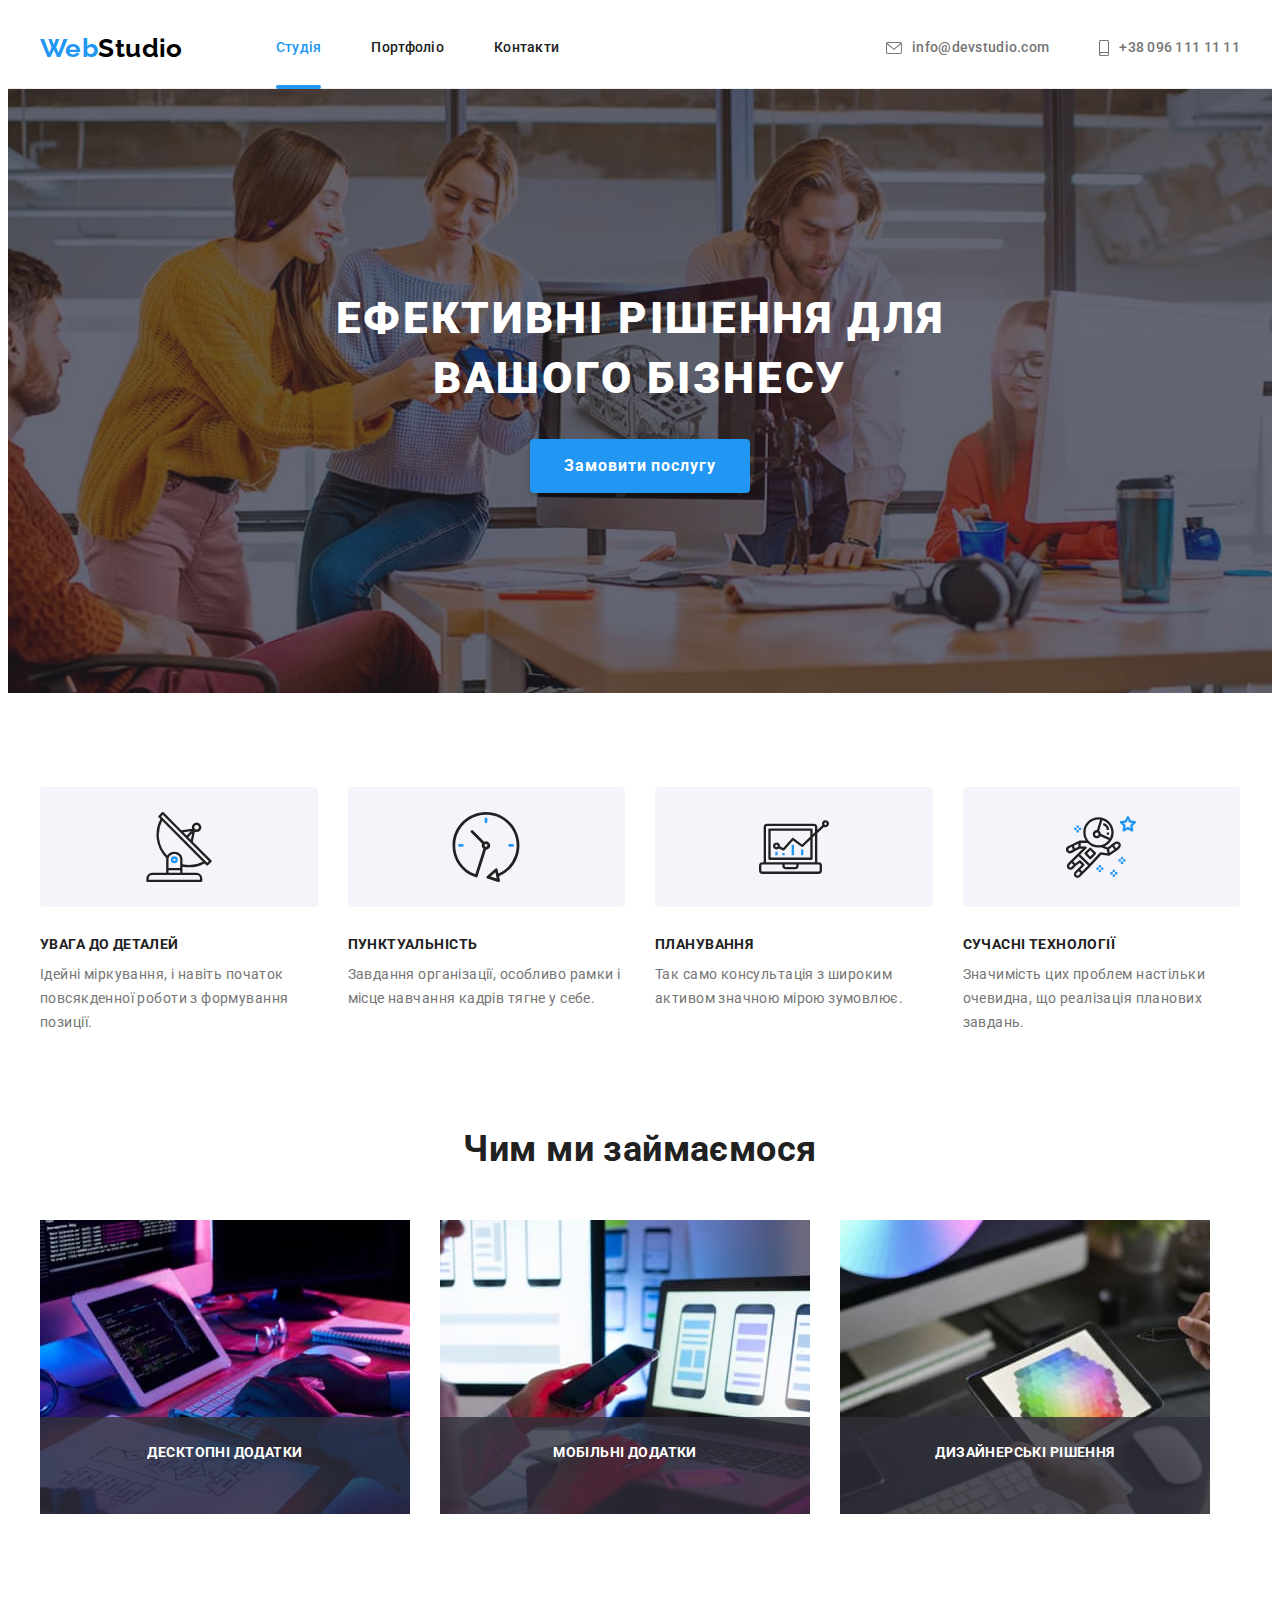
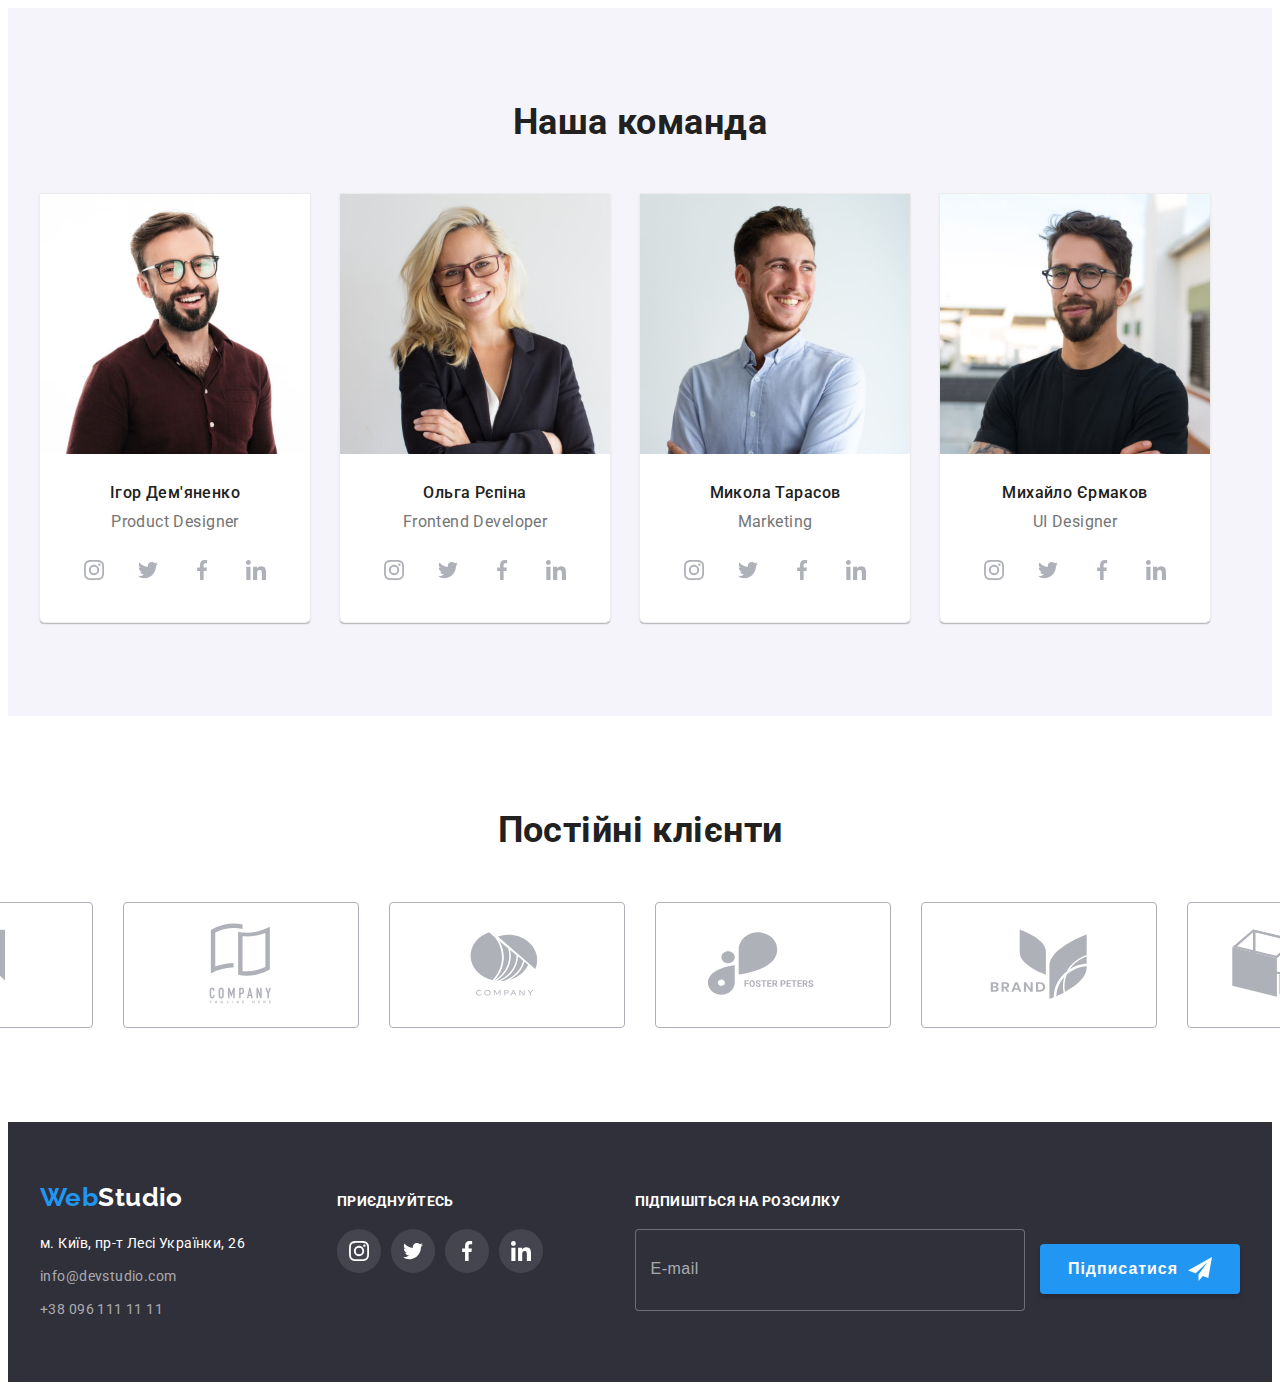
<file: index.html>
<!DOCTYPE html>
<html lang="uk">
  <head>
    <meta charset="UTF-8" />
    <meta http-equiv="X-UA-Compatible" content="IE=edge" />
    <meta name="viewport" content="width=device-width, initial-scale=1.0" />
    <title>WebStudio</title>
    <link
      href="https://fonts.googleapis.com/css2?family=Raleway:wght@700&family=Roboto:wght@400;500;700;900&display=swap"
      rel="stylesheet"
    />
    <link
      rel="stylesheet"
      href="https://cdnjs.cloudflare.com/ajax/libs/modern-normalize/1.1.0/modern-normalize.min.css"
      integrity="sha512-wpPYUAdjBVSE4KJnH1VR1HeZfpl1ub8YT/NKx4PuQ5NmX2tKuGu6U/JRp5y+Y8XG2tV+wKQpNHVUX03MfMFn9Q=="
      crossorigin="anonymous"
      referrerpolicy="no-referrer"
    />
    <link rel="stylesheet" href="./css/main.min.css" />
  </head>
  <body>
    <!-- Header -->
    <header class="header">
      <div class="container header-container">
        <a href="./index.html" class="header-logo"
          ><span class="accent">Web</span>Studio</a
        >
        <nav>
          <ul class="list-nav list">
            <li class="list-item">
              <a href="./index.html" class="site-nav current">Студія</a>
            </li>
            <li class="list-item">
              <a href="./portfolio.html" class="site-nav">Портфоліо</a>
            </li>
            <li class="list-item"><a href="#" class="site-nav">Контакти</a></li>
          </ul>
        </nav>
        <div class="contact-wrap">
          <ul class="contact-list list">
            <li class="contact-list-item">
              <a href="mailto:info@devstudio.com" class="contact-link">
                <svg class="icon-mail">
                  <use href="./images/icons.svg#icon-envelope"></use>
                </svg>
                info@devstudio.com
              </a>
            </li>
            <li>
              <a href="tel:+380961111111" class="contact-link contact-tel">
                <svg class="icon-smartphone">
                  <use href="./images/icons.svg#icon-smartphone"></use>
                </svg>
                +38 096 111 11 11
              </a>
            </li>
          </ul>
        </div>
      </div>
    </header>
    <main>
      <!-- Hero section -->
      <section class="hero">
        <div class="hero-wrapper">
          <h1 class="hero__title">Ефективні рішення для вашого бізнесу</h1>
          <button class="hero__btn" type="button" data-modal-open>
            Замовити послугу
          </button>
        </div>
      </section>
      <!-- Company values section -->
      <section class="values">
        <div class="container">
          <h2 class="visually-hidden">Company values</h2>
          <ul class="values__list list">
            <li class="values__item">
              <div class="values__picture">
                <svg width="70px" height="70px">
                  <use href="./images/icons.svg#icon-antenna"></use>
                </svg>
              </div>
              <h3 class="values__title">УВАГА ДО ДЕТАЛЕЙ</h3>
              <p class="values__text">
                Ідейні міркування, і навіть початок повсякденної роботи з
                формування позиції.
              </p>
            </li>
            <li class="values__item">
              <div class="values__picture">
                <svg width="70px" height="70px">
                  <use href="./images/icons.svg#icon-clock"></use>
                </svg>
              </div>
              <h3 class="values__title">ПУНКТУАЛЬНІСТЬ</h3>
              <p class="values__text">
                Завдання організації, особливо рамки і місце навчання кадрів
                тягне у себе.
              </p>
            </li>
            <li class="values__item">
              <div class="values__picture">
                <svg width="70px" height="70px">
                  <use href="./images/icons.svg#icon-diagram"></use>
                </svg>
              </div>
              <h3 class="values__title">ПЛАНУВАННЯ</h3>
              <p class="values__text">
                Так само консультація з широким активом значною мірою зумовлює.
              </p>
            </li>
            <li class="values__item">
              <div class="values__picture">
                <svg width="70px" height="70px">
                  <use href="./images/icons.svg#icon-astronaut"></use>
                </svg>
              </div>
              <h3 class="values__title">СУЧАСНІ ТЕХНОЛОГІЇ</h3>
              <p class="values__text">
                Значимість цих проблем настільки очевидна, що реалізація
                планових завдань.
              </p>
            </li>
          </ul>
        </div>
      </section>
      <!-- Services section -->
      <section class="services">
        <div class="container">
          <h2 class="services__title title">Чим ми займаємося</h2>
          <ul class="services__list list">
            <li class="services__item">
              <div class="services__wrap">
                <img
                  class="services__picture"
                  src="./images/img-1.jpg"
                  alt="Services"
                  width="370"
                  height="294"
                />
                <p class="services__details">Десктопні додатки</p>
              </div>
            </li>
            <li class="services__item">
              <div class="services__wrap">
                <img
                  class="services__picture"
                  src="./images/img-2.jpg"
                  alt="Services"
                  width="370"
                  height="294"
                />
                <p class="services__details">Мобільні додатки</p>
              </div>
            </li>
            <li class="services__item">
              <div class="services__wrap">
                <img
                  class="services__picture"
                  src="./images/img-3.jpg"
                  alt="Services"
                  width="370"
                  height="294"
                />
                <p class="services__details">Дизайнерські рішення</p>
              </div>
            </li>
          </ul>
        </div>
      </section>
      <!-- Team section -->
      <section class="team">
        <div class="container">
          <h2 class="team__title title">Наша команда</h2>
          <ul class="team__list list">
            <li class="team__item">
              <img
                class="team__photo"
                src="./images/team/img-1.jpg"
                alt="Ігор Дем'яненко"
                width="270"
                height="260"
              />
              <div class="team__content">
                <h3 class="team__name">Ігор Дем'яненко</h3>
                <p class="team__position" lang="en">Product Designer</p>
                <ul class="social__list list">
                  <li class="social__item">
                    <a class="social__link" href="#"
                      ><svg class="social__icon">
                        <use href="./images/icons.svg#icon-instagram"></use>
                      </svg>
                    </a>
                  </li>
                  <li class="social__item">
                    <a class="social__link" href="#"
                      ><svg class="social__icon">
                        <use href="./images/icons.svg#icon-twitter"></use>
                      </svg>
                    </a>
                  </li>
                  <li class="social__item">
                    <a class="social__link" href="#"
                      ><svg class="social__icon">
                        <use href="./images/icons.svg#icon-facebook"></use>
                      </svg>
                    </a>
                  </li>
                  <li class="social__item">
                    <a class="social__link" href="#"
                      ><svg class="social__icon">
                        <use href="./images/icons.svg#icon-linkedin"></use>
                      </svg>
                    </a>
                  </li>
                </ul>
              </div>
            </li>
            <li class="team__item">
              <img
                class="team__photo"
                src="./images/team/img-2.jpg"
                alt="Ольга Рєпіна"
                width="270"
                height="260"
              />
              <div class="team__content">
                <h3 class="team__name">Ольга Рєпіна</h3>
                <p class="team__position" lang="en">Frontend Developer</p>
                <ul class="social__list list">
                  <li class="social__item">
                    <a class="social__link" href="#"
                      ><svg class="social__icon">
                        <use href="./images/icons.svg#icon-instagram"></use>
                      </svg>
                    </a>
                  </li>
                  <li class="social__item">
                    <a class="social__link" href="#"
                      ><svg class="social__icon">
                        <use href="./images/icons.svg#icon-twitter"></use>
                      </svg>
                    </a>
                  </li>
                  <li class="social__item">
                    <a class="social__link" href="#"
                      ><svg class="social__icon">
                        <use href="./images/icons.svg#icon-facebook"></use>
                      </svg>
                    </a>
                  </li>
                  <li class="social__item">
                    <a class="social__link" href="#"
                      ><svg class="social__icon">
                        <use href="./images/icons.svg#icon-linkedin"></use>
                      </svg>
                    </a>
                  </li>
                </ul>
              </div>
            </li>
            <li class="team__item">
              <img
                class="team__photo"
                src="./images/team/img-3.jpg"
                alt="Микола Тарасов"
                width="270"
                height="260"
              />
              <div class="team__content">
                <h3 class="team__name">Микола Тарасов</h3>
                <p class="team__position" lang="en">Marketing</p>
                <ul class="social__list list">
                  <li class="social__item">
                    <a class="social__link" href="#"
                      ><svg class="social__icon">
                        <use href="./images/icons.svg#icon-instagram"></use>
                      </svg>
                    </a>
                  </li>
                  <li class="social__item">
                    <a class="social__link" href="#"
                      ><svg class="social__icon">
                        <use href="./images/icons.svg#icon-twitter"></use>
                      </svg>
                    </a>
                  </li>
                  <li class="social__item">
                    <a class="social__link" href="#"
                      ><svg class="social__icon">
                        <use href="./images/icons.svg#icon-facebook"></use>
                      </svg>
                    </a>
                  </li>
                  <li class="social__item">
                    <a class="social__link" href="#"
                      ><svg class="social__icon">
                        <use href="./images/icons.svg#icon-linkedin"></use>
                      </svg>
                    </a>
                  </li>
                </ul>
              </div>
            </li>
            <li class="team__item">
              <img
                class="team__photo"
                src="./images/team/img-4.jpg"
                alt="Михайло Єрмаков"
                width="270"
                height="260"
              />
              <div class="team__content">
                <h3 class="team__name">Михайло Єрмаков</h3>
                <p class="team__position" lang="en">UI Designer</p>
                <ul class="social__list list">
                  <li class="social__item">
                    <a class="social__link" href="#"
                      ><svg class="social__icon">
                        <use href="./images/icons.svg#icon-instagram"></use>
                      </svg>
                    </a>
                  </li>
                  <li class="social__item">
                    <a class="social__link" href="#"
                      ><svg class="social__icon">
                        <use href="./images/icons.svg#icon-twitter"></use>
                      </svg>
                    </a>
                  </li>
                  <li class="social__item">
                    <a class="social__link" href="#"
                      ><svg class="social__icon">
                        <use href="./images/icons.svg#icon-facebook"></use>
                      </svg>
                    </a>
                  </li>
                  <li class="social__item">
                    <a class="social__link" href="#"
                      ><svg class="social__icon">
                        <use href="./images/icons.svg#icon-linkedin"></use>
                      </svg>
                    </a>
                  </li>
                </ul>
              </div>
            </li>
          </ul>
        </div>
      </section>
    </main>
    <!-- Clients section -->
    <section class="clients">
      <div class="container">
        <h2 class="clients__title title">Постійні клієнти</h2>
        <ul class="clients__list">
          <li class="clients__item">
            <a href="#" class="clients__link">
              <svg class="clients__icon">
                <use href="./images/icons.svg#icon-client1"></use>
              </svg>
            </a>
          </li>
          <li class="clients__item">
            <a href="#" class="clients__link"
              ><svg class="clients__icon">
                <use href="./images/icons.svg#icon-client2"></use>
              </svg>
            </a>
          </li>
          <li class="clients__item">
            <a href="#" class="clients__link"
              ><svg class="clients__icon">
                <use href="./images/icons.svg#icon-client3"></use>
              </svg>
            </a>
          </li>
          <li class="clients__item">
            <a href="#" class="clients__link"
              ><svg class="clients__icon">
                <use href="./images/icons.svg#icon-client4"></use>
              </svg>
            </a>
          </li>
          <li class="clients__item">
            <a href="#" class="clients__link"
              ><svg class="clients__icon">
                <use href="./images/icons.svg#icon-client5"></use>
              </svg>
            </a>
          </li>
          <li class="clients__item">
            <a href="#" class="clients__link"
              ><svg class="clients__icon">
                <use href="./images/icons.svg#icon-client6"></use>
              </svg>
            </a>
          </li>
        </ul>
      </div>
    </section>
    <!-- Footer -->
    <footer class="footer">
      <div class="container footer-container">
        <div>
          <a href="./index.html" class="footer-logo"
            ><span class="accent">Web</span>Studio</a
          >
          <address class="footer__address">
            <ul class="footer__list list">
              <li class="footer__items">
                <a
                  href="https://goo.gl/maps/5qoMR7fdG5DtrQ9b6"
                  target="_blank"
                  rel="noopener noreferrer nofollow"
                  class="address"
                  >м. Київ, пр-т Лесі Українки, 26</a
                >
              </li>
              <li class="footer__items">
                <a href="mailto:info@devstudio.com" class="footer-contact-link"
                  >info@devstudio.com</a
                >
              </li>
              <li>
                <a href="tel:+380961111111" class="footer-contact-link"
                  >+38 096 111 11 11</a
                >
              </li>
            </ul>
          </address>
        </div>
        <div>
          <p class="footer__text">приєднуйтесь</p>
          <ul class="footer-social-list list">
            <li class="footer-social-list-item">
              <a href="#" class="footer-social-link"
                ><svg class="footer-social-list-icon">
                  <use href="./images/icons.svg#icon-instagram"></use>
                </svg>
              </a>
            </li>
            <li class="footer-social-list-item">
              <a href="#" class="footer-social-link"
                ><svg class="footer-social-list-icon">
                  <use href="./images/icons.svg#icon-twitter"></use>
                </svg>
              </a>
            </li>
            <li class="footer-social-list-item">
              <a href="#" class="footer-social-link"
                ><svg class="footer-social-list-icon">
                  <use href="./images/icons.svg#icon-facebook"></use>
                </svg>
              </a>
            </li>
            <li class="footer-social-list-item">
              <a href="#" class="footer-social-link"
                ><svg class="footer-social-list-icon">
                  <use href="./images/icons.svg#icon-linkedin"></use>
                </svg>
              </a>
            </li>
          </ul>
        </div>
        <div class="footer__form">
          <b class="footer__text">Підпишіться на розсилку</b>
          <form>
            <label>
              <input
                type="email"
                class="footer-email-form"
                placeholder="E-mail"
              />
            </label>
            <button type="submit" class="footer-form-btn">
              Підписатися<span class="btn-icon"></span>
            </button>
          </form>
        </div>
      </div>
    </footer>
    <div class="backdrop is-hidden" data-modal>
      <div class="modal">
        <button type="button" class="close-button" data-modal-close>
          <svg class="close-button-icon">
            <use href="./images/icons.svg#icon-close-button"></use>
          </svg>
        </button>
        <h2 class="modal-text">Залиште свої дані, ми вам передзвонимо</h2>
        <form class="modal-form" autocomplete="off">
          <div class="form-element">
            <label for="name">Ім'я</label>
            <div class="input-wrap">
              <input type="text" class="form-input" name="name" id="name" />
              <svg class="input-icon">
                <use href="./images/icons.svg#icon-person"></use>
              </svg>
            </div>
          </div>
          <div class="form-element">
            <label for="tel">Телефон</label>
            <div class="input-wrap">
              <input type="tel" class="form-input" name="tel" id="tel" />
              <svg class="input-icon">
                <use href="./images/icons.svg#icon-phone"></use>
              </svg>
            </div>
          </div>
          <div class="form-element">
            <label for="email">Пошта</label>
            <div class="input-wrap">
              <input type="email" class="form-input" name="email" id="email" />
              <svg class="input-icon">
                <use href="./images/icons.svg#icon-email"></use>
              </svg>
            </div>
          </div>
          <div class="form-element">
            <label for="comment">Коментар</label>
            <div class="input-textarea-wrap">
              <textarea
                id="comment"
                class="form-textarea"
                placeholder="Введіть текст"
              ></textarea>
            </div>
          </div>
          <div class="form-checkbox-wrap">
            <label for="accept" class="form-checkbox">
              <input
                type="checkbox"
                value="reading"
                name="accept"
                class="visually-hidden"
                id="accept"
              />
              <div class="checkbox-icon-wrap">
                <svg class="checkbox-icon">
                  <use href="./images/icons.svg#icon-check"></use>
                </svg>
              </div>
              Погоджуюся з розсилкою та приймаюㅤ
              <a href="#" class="link-agree">Умови договору</a>
            </label>
          </div>
          <div class="wrap-btn">
            <button type="submit" class="form-btn">Відправити</button>
          </div>
        </form>
      </div>
    </div>
    <script src="./js/modal.js"></script>
  </body>
</html>
</file>
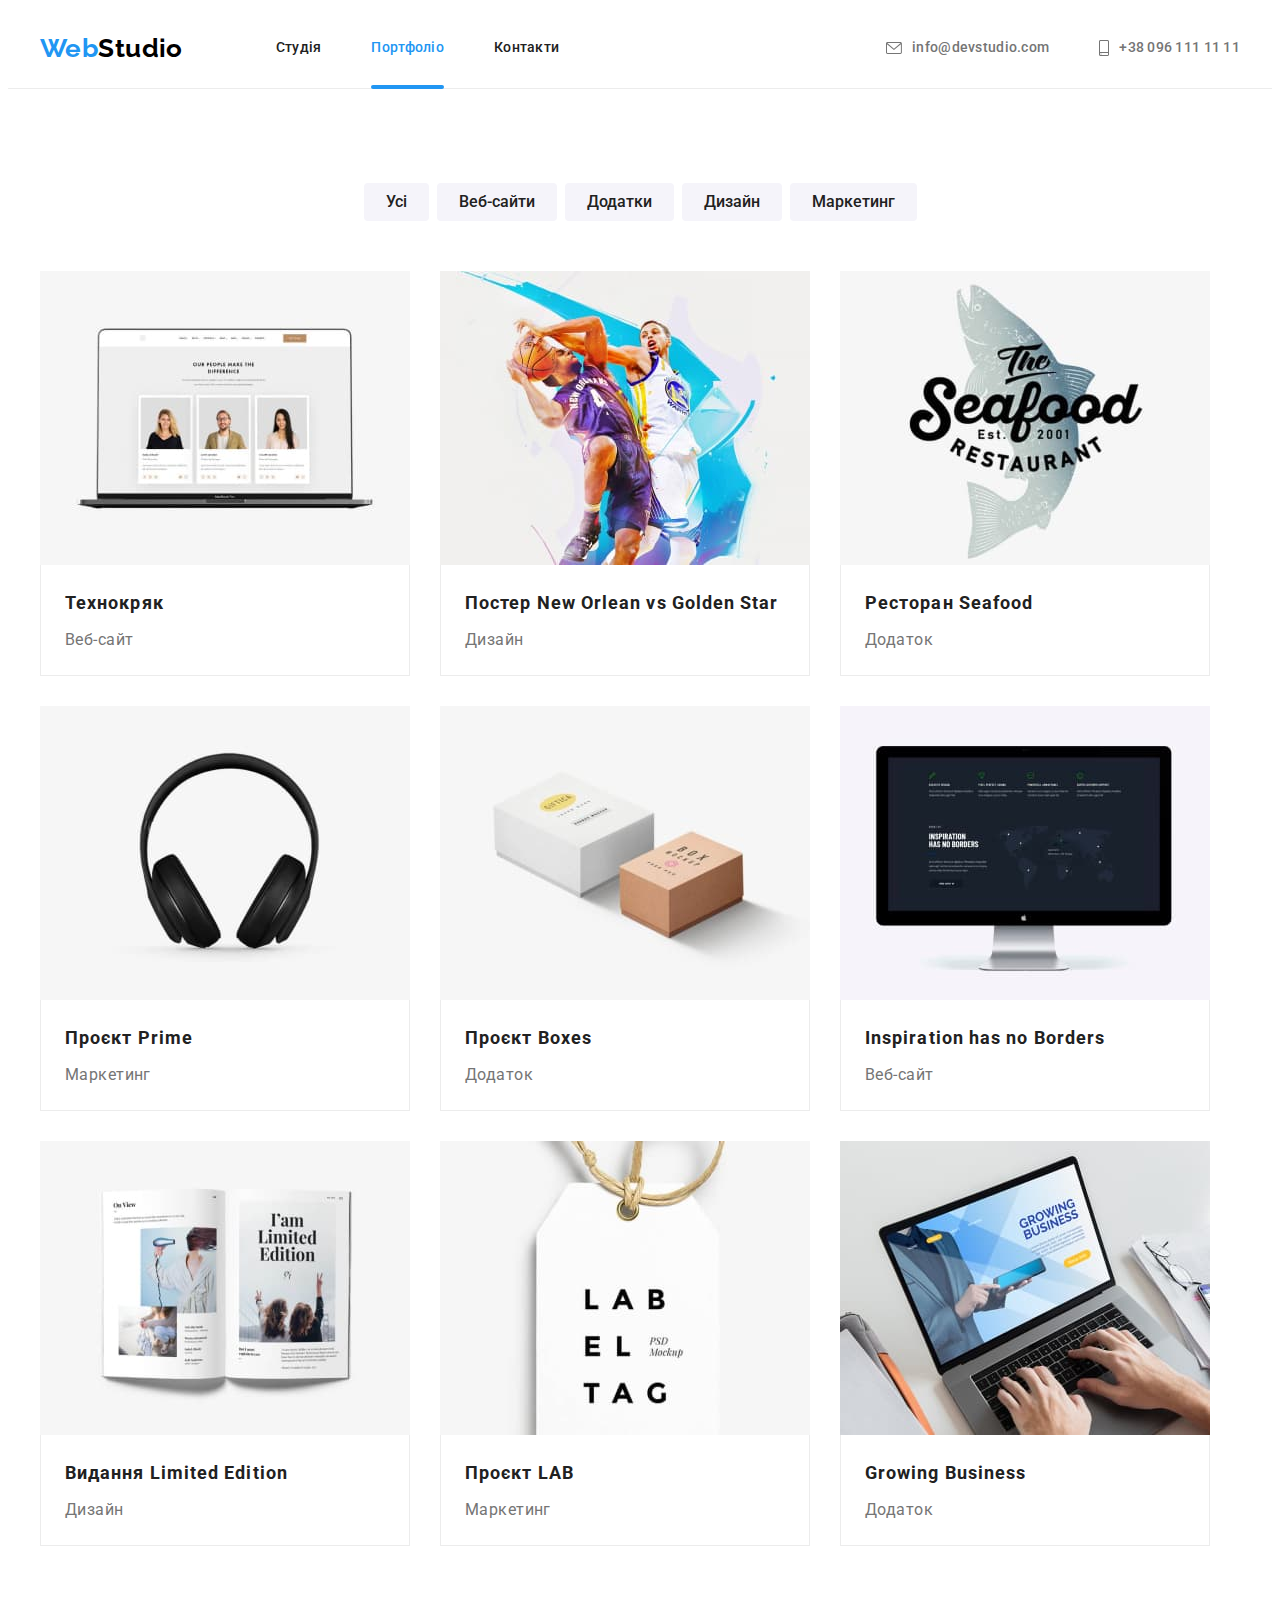
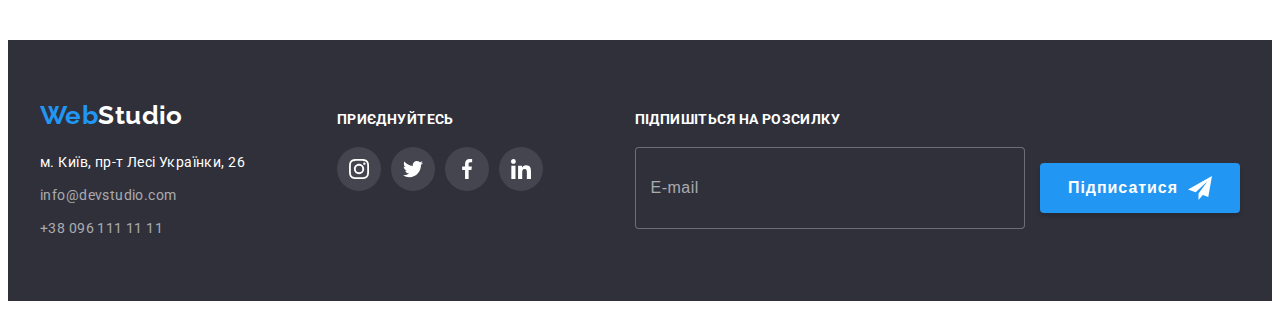
<file: portfolio.html>
<!DOCTYPE html>
<html lang="uk">
  <head>
    <meta charset="UTF-8" />
    <meta http-equiv="X-UA-Compatible" content="IE=edge" />
    <meta name="viewport" content="width=device-width, initial-scale=1.0" />
    <title>WebStudio</title>
    <link
      href="https://fonts.googleapis.com/css2?family=Raleway:wght@700&family=Roboto:wght@400;500;700;900&display=swap"
      rel="stylesheet"
    />
    <link
      rel="stylesheet"
      href="https://cdnjs.cloudflare.com/ajax/libs/modern-normalize/1.1.0/modern-normalize.min.css"
      integrity="sha512-wpPYUAdjBVSE4KJnH1VR1HeZfpl1ub8YT/NKx4PuQ5NmX2tKuGu6U/JRp5y+Y8XG2tV+wKQpNHVUX03MfMFn9Q=="
      crossorigin="anonymous"
      referrerpolicy="no-referrer"
    />
    <link rel="stylesheet" href="./css/main.min.css" />
  </head>
  <body>
    <!-- Header -->
    <header class="header">
      <div class="container header-container">
        <a href="./index.html" class="header-logo"
          ><span class="accent">Web</span>Studio</a
        >
        <nav>
          <ul class="list-nav list">
            <li class="list-item">
              <a href="./index.html" class="site-nav">Студія</a>
            </li>
            <li class="list-item">
              <a href="./portfolio.html" class="site-nav current">Портфоліо</a>
            </li>
            <li class="list-item"><a href="#" class="site-nav">Контакти</a></li>
          </ul>
        </nav>
        <div class="contact-wrap">
          <ul class="contact-list list">
            <li class="contact-list-item">
              <a href="mailto:info@devstudio.com" class="contact-link">
                <svg class="icon-mail">
                  <use href="./images/icons.svg#icon-envelope"></use>
                </svg>
                info@devstudio.com
              </a>
            </li>
            <li>
              <a href="tel:+380961111111" class="contact-link contact-tel">
                <svg class="icon-smartphone">
                  <use href="./images/icons.svg#icon-smartphone"></use>
                </svg>
                +38 096 111 11 11
              </a>
            </li>
          </ul>
        </div>
      </div>
    </header>
    <main>
      <!-- Portfolio section -->
      <section class="portfolio">
        <div class="container">
          <h1 class="visually-hidden">Портфоліо</h1>
          <ul class="filter__list list">
            <li class="filter__list-item">
              <button type="button" class="filter__btn">Усі</button>
            </li>
            <li class="filter__item">
              <button type="button" class="filter__btn">Веб-сайти</button>
            </li>
            <li class="filter__item">
              <button type="button" class="filter__btn">Додатки</button>
            </li>
            <li class="filter__item">
              <button type="button" class="filter__btn">Дизайн</button>
            </li>
            <li class="filter__item">
              <button type="button" class="filter__btn">Маркетинг</button>
            </li>
          </ul>
          <ul class="portfolio__list list">
            <li class="portfolio__item">
              <a class="portfolio__link" href="#">
                <div class="portfolio__wrap">
                  <img
                    class="portfolio__image"
                    src="./images/portfolio/img-1.jpg"
                    alt="example of work"
                    width="370"
                    height="294"
                  />
                  <p class="portfolio__details">
                    Ресурс пропонує комплексні пропозиції з різним рівнем
                    функціоналу та сервісів. Все це дозволить відвідувачу
                    отримати вичерпні відомості про компанію чи приватну особу.
                  </p>
                </div>
                <div class="portfolio__content">
                  <h2 class="portfolio__title">Технокряк</h2>
                  <p class="portfolio__text">Веб-сайт</p>
                </div>
              </a>
            </li>
            <li class="portfolio__item">
              <a class="portfolio__link" href="#">
                <div class="portfolio__wrap">
                  <img
                    class="portfolio__image"
                    src="./images/portfolio/img-2.jpg"
                    alt="example of work"
                    width="370"
                    height="294"
                  />
                  <p class="portfolio__details">
                    Ресурс пропонує комплексні пропозиції з різним рівнем
                    функціоналу та сервісів. Все це дозволить відвідувачу
                    отримати вичерпні відомості про компанію чи приватну особу.
                  </p>
                </div>
                <div class="portfolio__content">
                  <h2 class="portfolio__title">
                    Постер New Orlean vs Golden Star
                  </h2>
                  <p class="portfolio__text">Дизайн</p>
                </div>
              </a>
            </li>
            <li class="portfolio__item">
              <a class="portfolio__link" href="#">
                <div class="portfolio__wrap">
                  <img
                    class="portfolio__image"
                    src="./images/portfolio/img-3.jpg"
                    alt="example of work"
                    width="370"
                    height="294"
                  />
                  <p class="portfolio__details">
                    Ресурс пропонує комплексні пропозиції з різним рівнем
                    функціоналу та сервісів. Все це дозволить відвідувачу
                    отримати вичерпні відомості про компанію чи приватну особу.
                  </p>
                </div>
                <div class="portfolio__content">
                  <h2 class="portfolio__title">Ресторан Seafood</h2>
                  <p class="portfolio__text">Додаток</p>
                </div>
              </a>
            </li>
            <li class="portfolio__item">
              <a class="portfolio__link" href="#">
                <div class="portfolio__wrap">
                  <img
                    class="portfolio__image"
                    src="./images/portfolio/img-4.jpg"
                    alt="example of work"
                    width="370"
                    height="294"
                  />
                  <p class="portfolio__details">
                    Ресурс пропонує комплексні пропозиції з різним рівнем
                    функціоналу та сервісів. Все це дозволить відвідувачу
                    отримати вичерпні відомості про компанію чи приватну особу.
                  </p>
                </div>
                <div class="portfolio__content">
                  <h2 class="portfolio__title">Проєкт Prime</h2>
                  <p class="portfolio__text">Маркетинг</p>
                </div>
              </a>
            </li>
            <li class="portfolio__item">
              <a class="portfolio__link" href="#">
                <div class="portfolio__wrap">
                  <img
                    class="portfolio__image"
                    src="./images/portfolio/img-5.jpg"
                    alt="example of work"
                    width="370"
                    height="294"
                  />
                  <p class="portfolio__details">
                    Ресурс пропонує комплексні пропозиції з різним рівнем
                    функціоналу та сервісів. Все це дозволить відвідувачу
                    отримати вичерпні відомості про компанію чи приватну особу.
                  </p>
                </div>
                <div class="portfolio__content">
                  <h2 class="portfolio__title">Проєкт Boxes</h2>
                  <p class="portfolio__text">Додаток</p>
                </div>
              </a>
            </li>
            <li class="portfolio__item">
              <a class="portfolio__link" href="#">
                <div class="portfolio__wrap">
                  <img
                    class="portfolio__image"
                    src="./images/portfolio/img-6.jpg"
                    alt="example of work"
                    width="370"
                    height="294"
                  />
                  <p class="portfolio__details">
                    Ресурс пропонує комплексні пропозиції з різним рівнем
                    функціоналу та сервісів. Все це дозволить відвідувачу
                    отримати вичерпні відомості про компанію чи приватну особу.
                  </p>
                </div>
                <div class="portfolio__content">
                  <h2 class="portfolio__title">Inspiration has no Borders</h2>
                  <p class="portfolio__text">Веб-сайт</p>
                </div>
              </a>
            </li>
            <li class="portfolio__item">
              <a class="portfolio__link" href="#">
                <div class="portfolio__wrap">
                  <img
                    class="portfolio__image"
                    src="./images/portfolio/img-7.jpg"
                    alt="example of work"
                    width="370"
                    height="294"
                  />
                  <p class="portfolio__details">
                    Ресурс пропонує комплексні пропозиції з різним рівнем
                    функціоналу та сервісів. Все це дозволить відвідувачу
                    отримати вичерпні відомості про компанію чи приватну особу.
                  </p>
                </div>
                <div class="portfolio__content">
                  <h2 class="portfolio__title">Видання Limited Edition</h2>
                  <p class="portfolio__text">Дизайн</p>
                </div>
              </a>
            </li>
            <li class="portfolio__item">
              <a class="portfolio__link" href="#">
                <div class="portfolio__wrap">
                  <img
                    class="portfolio__image"
                    src="./images/portfolio/img-8.jpg"
                    alt="example of work"
                    width="370"
                    height="294"
                  />
                  <p class="portfolio__details">
                    Ресурс пропонує комплексні пропозиції з різним рівнем
                    функціоналу та сервісів. Все це дозволить відвідувачу
                    отримати вичерпні відомості про компанію чи приватну особу.
                  </p>
                </div>
                <div class="portfolio__content">
                  <h2 class="portfolio__title">Проєкт LAB</h2>
                  <p class="portfolio__text">Маркетинг</p>
                </div>
              </a>
            </li>
            <li class="portfolio__item">
              <a class="portfolio__link" href="#">
                <div class="portfolio__wrap">
                  <img
                    class="portfolio__image"
                    src="./images/portfolio/img-9.jpg"
                    alt="example of work"
                    width="370"
                    height="294"
                  />
                  <p class="portfolio__details">
                    Ресурс пропонує комплексні пропозиції з різним рівнем
                    функціоналу та сервісів. Все це дозволить відвідувачу
                    отримати вичерпні відомості про компанію чи приватну особу.
                  </p>
                </div>
                <div class="portfolio__content">
                  <h2 class="portfolio__title">Growing Business</h2>
                  <p class="portfolio__text">Додаток</p>
                </div>
              </a>
            </li>
          </ul>
        </div>
      </section>
    </main>
    <!-- Footer -->
    <footer class="footer">
      <div class="container footer-container">
        <div>
          <a href="./index.html" class="footer-logo"
            ><span class="accent">Web</span>Studio</a
          >
          <address class="footer__address">
            <ul class="footer__list list">
              <li class="footer__items">
                <a
                  href="https://goo.gl/maps/5qoMR7fdG5DtrQ9b6"
                  target="_blank"
                  rel="noopener noreferrer nofollow"
                  class="address"
                  >м. Київ, пр-т Лесі Українки, 26</a
                >
              </li>
              <li class="footer__items">
                <a href="mailto:info@devstudio.com" class="footer-contact-link"
                  >info@devstudio.com</a
                >
              </li>
              <li>
                <a href="tel:+380961111111" class="footer-contact-link"
                  >+38 096 111 11 11</a
                >
              </li>
            </ul>
          </address>
        </div>
        <div>
          <p class="footer__text">приєднуйтесь</p>
          <ul class="footer-social-list list">
            <li class="footer-social-list-item">
              <a href="#" class="footer-social-link"
                ><svg class="footer-social-list-icon">
                  <use href="./images/icons.svg#icon-instagram"></use>
                </svg>
              </a>
            </li>
            <li class="footer-social-list-item">
              <a href="#" class="footer-social-link"
                ><svg class="footer-social-list-icon">
                  <use href="./images/icons.svg#icon-twitter"></use>
                </svg>
              </a>
            </li>
            <li class="footer-social-list-item">
              <a href="#" class="footer-social-link"
                ><svg class="footer-social-list-icon">
                  <use href="./images/icons.svg#icon-facebook"></use>
                </svg>
              </a>
            </li>
            <li class="footer-social-list-item">
              <a href="#" class="footer-social-link"
                ><svg class="footer-social-list-icon">
                  <use href="./images/icons.svg#icon-linkedin"></use>
                </svg>
              </a>
            </li>
          </ul>
        </div>
        <div class="footer__form">
          <b class="footer__text">Підпишіться на розсилку</b>
          <form>
            <label>
              <input
                type="email"
                class="footer-email-form"
                placeholder="E-mail"
              />
              <button type="submit" class="footer-form-btn">
                Підписатися<span class="btn-icon"></span>
              </button>
            </label>
          </form>
        </div>
      </div>
    </footer>
  </body>
</html>
</file>
<file: css/main.min.css>
:root{--primary-text-color: #212121;--primary-bg-color: #FFFFFF;--background-color: #2F303A;--accent-color: #2196F3;--title-color: #757575;--black-color: #000000;--btn-bg-color: #F5F4FA;--footer-contacts-color: rgba(255, 255, 255, 0.6);--border-color: #ECECEC}h1,h2,h3,h4,h5,h6,ul,p{margin:0}ul{padding-left:0}body{font-family:"Roboto",sans-serif;background-color:var(--primary-bg-color);color:var(--primary-text-color);font-size:14px;letter-spacing:.03em}.container{width:1200px;margin:0 auto;padding-left:15px;padding-right:15px}.list{list-style:none}.visually-hidden{position:absolute;white-space:nowrap;width:1px;height:1px;overflow:hidden;border:0;padding:0;clip:rect(0 0 0 0);-webkit-clip-path:inset(50%);clip-path:inset(50%);margin:-1px}.header{border-bottom:1px solid #ececec}.header-container{display:-webkit-box;display:-ms-flexbox;display:flex;-webkit-box-align:center;-ms-flex-align:center;align-items:center}.header-logo{font-family:"Raleway",sans-serif;font-weight:700;font-size:26px;line-height:1.19;color:var(--black-color);text-decoration:none;margin-right:93px}.accent{color:var(--accent-color)}.site-nav{font-weight:500;line-height:1.14;letter-spacing:.02em;color:var(--primary-text-color);text-decoration:none;padding-top:32px;padding-bottom:32px;display:block;-webkit-transition:color 250ms cubic-bezier(0.4, 0, 0.2, 1);transition:color 250ms cubic-bezier(0.4, 0, 0.2, 1)}.site-nav:hover,.site-nav:focus{color:var(--accent-color)}.list-item{position:relative}.list-item:not(:first-child){margin-left:50px}.list-nav{display:-webkit-box;display:-ms-flexbox;display:flex;-webkit-box-align:center;-ms-flex-align:center;align-items:center}.list-nav .current{color:var(--accent-color)}.current::after{content:"";position:absolute;display:block;left:0;bottom:-1px;width:100%;height:4px;background-color:var(--accent-color);border-radius:2px}.contact-wrap{margin-left:auto}.contact-list{display:-webkit-box;display:-ms-flexbox;display:flex;-webkit-box-align:center;-ms-flex-align:center;align-items:center}.contact-list-item{-webkit-box-sizing:border-box;box-sizing:border-box}.contact-link{font-weight:500;line-height:1.14;letter-spacing:.02em;color:var(--title-color);text-decoration:none;padding-top:32px;padding-bottom:32px;display:-webkit-box;display:-ms-flexbox;display:flex;-webkit-box-align:center;-ms-flex-align:center;align-items:center;-webkit-transition:color 250ms cubic-bezier(0.4, 0, 0.2, 1);transition:color 250ms cubic-bezier(0.4, 0, 0.2, 1)}.contact-link:hover,.contact-link:focus{color:var(--accent-color)}.icon-mail{margin-right:10px;fill:currentColor;height:12px;width:16px}.icon-smartphone{margin-right:10px;fill:currentColor;height:16px;width:10px}.contact-tel{margin-left:50px}.hero{background-image:-webkit-gradient(linear, left top, right top, from(rgba(47, 48, 58, 0.4)), to(rgba(47, 48, 58, 0.4))),url("../images/hero-bgr-img.jpg");background-image:linear-gradient(to right, rgba(47, 48, 58, 0.4), rgba(47, 48, 58, 0.4)),url("../images/hero-bgr-img.jpg");background-color:#c4c4c4;background-size:cover;max-width:1600px;margin:0 auto;background-position:center;background-repeat:no-repeat;padding-top:200px;padding-bottom:200px;text-align:center}.hero__title{font-weight:900;font-size:44px;line-height:1.36;text-align:center;letter-spacing:.06em;text-transform:uppercase;color:var(--primary-bg-color);width:696px;text-align:center;margin:0 auto;margin-bottom:30px}.hero__btn{cursor:pointer;font-weight:700;font-size:16px;font-family:inherit;line-height:1.88;border-color:rgba(0,0,0,0);letter-spacing:.06em;background-color:var(--accent-color);color:var(--primary-bg-color);border-radius:4px;padding:10px 32px;-webkit-box-shadow:0px 4px 4px rgba(0,0,0,.15);box-shadow:0px 4px 4px rgba(0,0,0,.15);-webkit-transition:background-color 250ms cubic-bezier(0.4, 0, 0.2, 1);transition:background-color 250ms cubic-bezier(0.4, 0, 0.2, 1)}.hero__btn:hover,.hero__btn:focus{background-color:#188ce8}.values{padding-top:94px;padding-bottom:47px}.values__list{display:-webkit-box;display:-ms-flexbox;display:flex}.values__picture{display:-webkit-box;display:-ms-flexbox;display:flex;-webkit-box-align:center;-ms-flex-align:center;align-items:center;-webkit-box-pack:center;-ms-flex-pack:center;justify-content:center;height:120px;width:100%;background-color:var(--btn-bg-color);margin-bottom:30px;border-radius:4px}.values__item{-ms-flex-preferred-size:calc((100% - 90px)/4);flex-basis:calc((100% - 90px)/4)}.values__item:not(:first-child){margin-left:30px}.values__title{font-weight:700;font-size:14px;line-height:1.14;text-transform:uppercase;margin-bottom:10px}.values__text{line-height:1.71;font-size:14px;color:var(--title-color)}.services{padding-top:47px;padding-bottom:94px}.services__title{font-weight:700;font-size:36px;line-height:1.16;text-align:center;margin-bottom:50px}.services__list{display:-webkit-box;display:-ms-flexbox;display:flex}.services__item:not(:first-child){margin-left:30px}.services__picture{display:block;max-width:100%}.services__details{position:absolute;bottom:0;width:370px;height:70px;font-weight:700;font-size:14px;line-height:16px;text-align:center;letter-spacing:.03em;text-transform:uppercase;color:var(--primary-bg-color);background:rgba(47,48,58,.8);padding-top:27px}.services__wrap{position:relative}.team{padding-top:94px;padding-bottom:94px;background-color:#f5f4fa}.team__title{font-weight:700;font-size:36px;line-height:1.16;text-align:center;margin-bottom:50px}.team__list{display:-webkit-box;display:-ms-flexbox;display:flex}.team__item:not(:first-child){margin-left:30px}.team__item{outline:1px solid var(--border-color);border-radius:0px 0px 4px 4px;background-color:var(--primary-bg-color);-webkit-box-shadow:0px 1px 3px rgba(0,0,0,.12),0px 1px 1px rgba(0,0,0,.14),0px 2px 1px rgba(0,0,0,.2);box-shadow:0px 1px 3px rgba(0,0,0,.12),0px 1px 1px rgba(0,0,0,.14),0px 2px 1px rgba(0,0,0,.2)}.team__photo{display:block;max-width:100%}.team__name{font-weight:500;font-size:16px;line-height:1.18;text-align:center;margin-bottom:10px}.team__position{font-size:16px;line-height:1.18;color:var(--title-color);text-align:center}.team__content{padding-top:30px;padding-bottom:30px}.social__list{display:-webkit-box;display:-ms-flexbox;display:flex;-webkit-box-align:center;-ms-flex-align:center;align-items:center;-webkit-box-pack:center;-ms-flex-pack:center;justify-content:center;margin-top:16px;padding:0}.social__item{width:44px;height:44px}.social__item:not(:last-child){margin-right:10px}.social__link{width:100%;height:100%;background-color:#fff;border-radius:50%;display:-webkit-box;display:-ms-flexbox;display:flex;-webkit-box-pack:center;-ms-flex-pack:center;justify-content:center;-webkit-box-align:center;-ms-flex-align:center;align-items:center;fill:#afb1b8;-webkit-transition:background-color 250ms cubic-bezier(0.4, 0, 0.2, 1);transition:background-color 250ms cubic-bezier(0.4, 0, 0.2, 1)}.social__link:hover,.social__link:focus{background-color:var(--accent-color);fill:var(--primary-bg-color)}.social__icon{width:20px;height:20px;-webkit-transition:fill 250ms cubic-bezier(0.4, 0, 0.2, 1);transition:fill 250ms cubic-bezier(0.4, 0, 0.2, 1)}.clients{padding-top:94px;padding-bottom:94px}.clients__title{font-weight:700;font-size:36px;line-height:1.16;text-align:center;margin-bottom:50px}.clients__list{display:-webkit-box;display:-ms-flexbox;display:flex;-webkit-box-align:center;-ms-flex-align:center;align-items:center;-webkit-box-pack:center;-ms-flex-pack:center;justify-content:center;gap:30px}.clients__item{list-style:none}.clients__icon{display:-webkit-box;display:-ms-flexbox;display:flex;-webkit-box-align:center;-ms-flex-align:center;align-items:center;-webkit-box-pack:center;-ms-flex-pack:center;justify-content:center;width:170px;height:92px;padding:16px 32px}.clients__link{display:-webkit-box;display:-ms-flexbox;display:flex;border:1px solid #afb1b8;border-radius:4px;fill:#afb1b8;-webkit-transition:fill 250ms cubic-bezier(0.4, 0, 0.2, 1),border 250ms cubic-bezier(0.4, 0, 0.2, 1);transition:fill 250ms cubic-bezier(0.4, 0, 0.2, 1),border 250ms cubic-bezier(0.4, 0, 0.2, 1)}.clients__link:hover,.clients__link:focus{border:1px solid #2196f3;fill:var(--accent-color)}.footer-container{display:-webkit-box;display:-ms-flexbox;display:flex;-webkit-box-align:baseline;-ms-flex-align:baseline;align-items:baseline;-webkit-box-pack:justify;-ms-flex-pack:justify;justify-content:space-between}.footer-logo{font-family:"Raleway",sans-serif;font-weight:700;font-size:26px;line-height:1.19;text-decoration:none;color:var(--primary-bg-color);display:inline-block;margin-bottom:20px}.footer__items{margin-bottom:9px}.footer{background-color:var(--background-color);padding-top:60px;padding-bottom:60px}.address{font-style:normal;line-height:1.71;color:var(--primary-bg-color);text-decoration:none}.footer-contact-link{font-style:normal;line-height:1.71;color:var(--footer-contacts-color);text-decoration:none;-webkit-transition:color 250ms cubic-bezier(0.4, 0, 0.2, 1);transition:color 250ms cubic-bezier(0.4, 0, 0.2, 1)}.footer-contact-link:hover,.footer-contact-link:focus{color:var(--accent-color)}.footer__text{font-weight:700;font-size:14px;line-height:16px;letter-spacing:.03em;text-transform:uppercase;color:var(--primary-bg-color);margin-bottom:20px;display:inline-block}.footer-social-list{display:-webkit-box;display:-ms-flexbox;display:flex;-webkit-box-pack:center;-ms-flex-pack:center;justify-content:center;-webkit-box-align:center;-ms-flex-align:center;align-items:center}.footer-social-list-item{width:44px;height:44px;margin-right:10px}.footer-social-list-item:nth-child(4n){margin-right:0px}.footer-social-link{width:100%;height:100%;background-color:rgba(255,255,255,.1);border-radius:50%;display:-webkit-box;display:-ms-flexbox;display:flex;-webkit-box-pack:center;-ms-flex-pack:center;justify-content:center;-webkit-box-align:center;-ms-flex-align:center;align-items:center;fill:var(--primary-bg-color);-webkit-transition:background-color 250ms cubic-bezier(0.4, 0, 0.2, 1);transition:background-color 250ms cubic-bezier(0.4, 0, 0.2, 1)}.footer-social-link:hover,.footer-social-link:focus{background-color:var(--accent-color)}.footer-social-list-icon{width:20px;height:20px}.footer__form{-webkit-box-pack:center;-ms-flex-pack:center;justify-content:center;-webkit-box-align:center;-ms-flex-align:center;align-items:center}.footer-email-form{width:358px;height:50px;border:1px solid rgba(255,255,255,.3);border-radius:4px;margin-right:12px;background-color:var(--background-color);outline:none;padding:15px;color:var(--primary-bg-color)}.footer-email-form::-webkit-input-placeholder{font-size:16px;line-height:1.25x;-webkit-box-align:center;align-items:center;letter-spacing:.03em;color:rgba(255,255,255,.6)}.footer-email-form::-moz-placeholder{font-size:16px;line-height:1.25x;align-items:center;letter-spacing:.03em;color:rgba(255,255,255,.6)}.footer-email-form:-ms-input-placeholder{font-size:16px;line-height:1.25x;-ms-flex-align:center;align-items:center;letter-spacing:.03em;color:rgba(255,255,255,.6)}.footer-email-form::-ms-input-placeholder{font-size:16px;line-height:1.25x;-ms-flex-align:center;align-items:center;letter-spacing:.03em;color:rgba(255,255,255,.6)}.footer-email-form::placeholder{font-size:16px;line-height:1.25x;-webkit-box-align:center;-ms-flex-align:center;align-items:center;letter-spacing:.03em;color:rgba(255,255,255,.6)}.footer-form-btn{display:-webkit-inline-box;display:-ms-inline-flexbox;display:inline-flex;border:none;background:var(--accent-color);-webkit-box-shadow:0px 4px 4px rgba(0,0,0,.15);box-shadow:0px 4px 4px rgba(0,0,0,.15);border-radius:4px;padding:10px 28px;font-weight:700;font-size:16px;line-height:1.88;-webkit-box-align:center;-ms-flex-align:center;align-items:center;text-align:center;letter-spacing:.06em;color:var(--primary-bg-color);cursor:pointer;-webkit-transition:background-color 250ms cubic-bezier(0.4, 0, 0.2, 1);transition:background-color 250ms cubic-bezier(0.4, 0, 0.2, 1)}.footer-form-btn:hover,.footer-form-btn:focus{background-color:#188ce8}.footer-form-btn>.btn-icon{width:24px;height:24px;margin-left:10px;background-image:url(../images/icon-send.svg)}.filter__btn{cursor:pointer;font-weight:500;font-size:16px;font-family:inherit;line-height:1.62;color:var(--primary-text-color);background-color:var(--btn-bg-color);border:none;padding:6px 22px;border-radius:4px;-webkit-transition:background-color 250ms cubic-bezier(0.4, 0, 0.2, 1),color 250ms cubic-bezier(0.4, 0, 0.2, 1),-webkit-box-shadow 250ms cubic-bezier(0.4, 0, 0.2, 1);transition:background-color 250ms cubic-bezier(0.4, 0, 0.2, 1),color 250ms cubic-bezier(0.4, 0, 0.2, 1),-webkit-box-shadow 250ms cubic-bezier(0.4, 0, 0.2, 1);transition:background-color 250ms cubic-bezier(0.4, 0, 0.2, 1),color 250ms cubic-bezier(0.4, 0, 0.2, 1),box-shadow 250ms cubic-bezier(0.4, 0, 0.2, 1);transition:background-color 250ms cubic-bezier(0.4, 0, 0.2, 1),color 250ms cubic-bezier(0.4, 0, 0.2, 1),box-shadow 250ms cubic-bezier(0.4, 0, 0.2, 1),-webkit-box-shadow 250ms cubic-bezier(0.4, 0, 0.2, 1)}.filter__btn:hover,.filter__btn:focus{background-color:var(--accent-color);color:var(--primary-bg-color);-webkit-box-shadow:0px 3px 1px rgba(0,0,0,.1),0px 1px 2px rgba(0,0,0,.08),0px 2px 2px rgba(0,0,0,.12);box-shadow:0px 3px 1px rgba(0,0,0,.1),0px 1px 2px rgba(0,0,0,.08),0px 2px 2px rgba(0,0,0,.12)}.filter__list{margin-bottom:50px;display:-webkit-box;display:-ms-flexbox;display:flex;-webkit-box-pack:center;-ms-flex-pack:center;justify-content:center}.filter__item:not(:first-child){margin-left:8px}.portfolio{padding-top:94px;padding-bottom:94px}.portfolio__link{text-decoration:none;display:block;-webkit-transition:-webkit-box-shadow 250ms cubic-bezier(0.4, 0, 0.2, 1);transition:-webkit-box-shadow 250ms cubic-bezier(0.4, 0, 0.2, 1);transition:box-shadow 250ms cubic-bezier(0.4, 0, 0.2, 1);transition:box-shadow 250ms cubic-bezier(0.4, 0, 0.2, 1), -webkit-box-shadow 250ms cubic-bezier(0.4, 0, 0.2, 1)}.portfolio__link:hover,.portfolio__link:focus{-webkit-box-shadow:0px 1px 1px rgba(0,0,0,.12),0px 4px 4px rgba(0,0,0,.06),1px 4px 6px rgba(0,0,0,.16);box-shadow:0px 1px 1px rgba(0,0,0,.12),0px 4px 4px rgba(0,0,0,.06),1px 4px 6px rgba(0,0,0,.16)}.portfolio__title{font-weight:700;font-size:18px;line-height:2;letter-spacing:.06em;margin-bottom:4px;color:var(--primary-text-color)}.portfolio__text{font-size:16px;line-height:1.88;color:var(--title-color)}.portfolio__list{display:-webkit-box;display:-ms-flexbox;display:flex;-ms-flex-wrap:wrap;flex-wrap:wrap;gap:30px}.portfolio__item{position:relative}.portfolio__item:nth-child(3n){margin-right:0px}.portfolio__image{display:block;max-width:100%}.portfolio__details{position:absolute;top:0;left:0;font-size:18px;line-height:1.56;letter-spacing:.03em;color:var(--primary-bg-color);background:rgba(33,150,243,.9);padding:63px 24px;-webkit-transform:translateY(100%);transform:translateY(100%);-webkit-transition:-webkit-transform 250ms cubic-bezier(0.4, 0, 0.2, 1);transition:-webkit-transform 250ms cubic-bezier(0.4, 0, 0.2, 1);transition:transform 250ms cubic-bezier(0.4, 0, 0.2, 1);transition:transform 250ms cubic-bezier(0.4, 0, 0.2, 1), -webkit-transform 250ms cubic-bezier(0.4, 0, 0.2, 1)}.portfolio__item:hover .portfolio__details{-webkit-transform:translateY(0%);transform:translateY(0%)}.portfolio__wrap{position:relative;overflow:hidden}.portfolio__content{padding:20px 24px 20px;border-left:1px solid var(--border-color);border-bottom:1px solid var(--border-color);border-right:1px solid var(--border-color)}.backdrop{position:fixed;top:0;left:0;height:100%;width:100%;background-color:rgba(0,0,0,.2);-webkit-transition:opacity 250ms cubic-bezier(0.4, 0, 0.2, 1),visibility 250ms cubic-bezier(0.4, 0, 0.2, 1);transition:opacity 250ms cubic-bezier(0.4, 0, 0.2, 1),visibility 250ms cubic-bezier(0.4, 0, 0.2, 1)}.modal{position:absolute;width:528px;height:581px;top:50%;left:50%;-webkit-transform:translate(-50%, -50%);transform:translate(-50%, -50%);background-color:var(--primary-bg-color);-webkit-box-shadow:0px 1px 3px rgba(0,0,0,.12),0px 1px 1px rgba(0,0,0,.14),0px 2px 1px rgba(0,0,0,.2);box-shadow:0px 1px 3px rgba(0,0,0,.12),0px 1px 1px rgba(0,0,0,.14),0px 2px 1px rgba(0,0,0,.2);border-radius:4px;padding:40px}.close-button{position:absolute;right:14px;top:14px;width:30px;height:30px;background-color:var(--primary-bg-color);border-radius:50%;border:1px solid rgba(0,0,0,.1);cursor:pointer;display:-webkit-box;display:-ms-flexbox;display:flex;-webkit-box-align:center;-ms-flex-align:center;align-items:center;fill:var(--black-color);-webkit-transition:fill 250ms cubic-bezier(0.4, 0, 0.2, 1);transition:fill 250ms cubic-bezier(0.4, 0, 0.2, 1)}.close-button:hover svg,.close-button:focus svg{fill:var(--accent-color)}.close-button-icon{width:18px;height:18px;margin:0 auto;fill:var(--black-color)}.modal-text{font-size:20px;line-height:1.15;text-align:center;letter-spacing:.03em;color:var(--primary-text-color);margin-bottom:12px}.is-hidden{opacity:0;visibility:hidden;pointer-events:none}.no-scroll{overflow:hidden}.form-element{display:-webkit-box;display:-ms-flexbox;display:flex;-webkit-box-orient:vertical;-webkit-box-direction:normal;-ms-flex-direction:column;flex-direction:column;margin-bottom:10px}.form-element label{font-size:12px;line-height:1.16;letter-spacing:.01em;color:var(--title-color)}.form-element input{padding:12px 12px 12px 42px;border:1px solid rgba(33,33,33,.2);border-radius:4px;outline:none;width:100%;height:40px}.input-wrap{position:relative;margin-top:4px}.input-icon{position:absolute;width:18px;height:18px;top:50%;left:12px;-webkit-transform:translateY(-50%);transform:translateY(-50%)}.form-element input:focus{border:1px solid var(--accent-color);border-radius:4px}.form-element input:focus+svg{fill:var(--accent-color)}.input-textarea-wrap{margin-top:4px}.form-textarea{resize:none;height:120px;width:100%;padding:12px 16px;border:1px solid rgba(33,33,33,.2);border-radius:4px;outline:none}.form-textarea::-webkit-input-placeholder{font-size:12px;line-height:1.16;letter-spacing:.01em;color:rgba(117,117,117,.5)}.form-textarea::-moz-placeholder{font-size:12px;line-height:1.16;letter-spacing:.01em;color:rgba(117,117,117,.5)}.form-textarea:-ms-input-placeholder{font-size:12px;line-height:1.16;letter-spacing:.01em;color:rgba(117,117,117,.5)}.form-textarea::-ms-input-placeholder{font-size:12px;line-height:1.16;letter-spacing:.01em;color:rgba(117,117,117,.5)}.form-textarea::placeholder{font-size:12px;line-height:1.16;letter-spacing:.01em;color:rgba(117,117,117,.5)}.form-textarea:focus{border:1px solid var(--accent-color);border-radius:4px}.form-checkbox-wrap{margin-top:20px;margin-bottom:30px}.form-checkbox{display:-webkit-box;display:-ms-flexbox;display:flex;-webkit-box-align:center;-ms-flex-align:center;align-items:center;font-size:14px;line-height:1.71;letter-spacing:.03em;color:var(--title-color)}.link-agree{font-size:14px;line-height:1.71;letter-spacing:.03em;color:var(--accent-color)}.checkbox-icon-wrap{border:2px solid var(--primary-text-color);border-radius:2px;width:16px;height:15px;display:-webkit-box;display:-ms-flexbox;display:flex;color:var(--primary-bg-color);margin-right:7px;margin-left:14px;-webkit-transition:background-color 250ms cubic-bezier(0.4, 0, 0.2, 1);transition:background-color 250ms cubic-bezier(0.4, 0, 0.2, 1)}.checkbox-icon-wrap:hover,.checkbox-icon-wrap:focus{border:2px solid var(--accent-color)}.form-checkbox input:checked+.checkbox-icon-wrap{background-color:var(--accent-color);background-origin:border-box;border:2px solid var(--accent-color);fill:var(--primary-bg-color);border-radius:2px}.wrap-btn{text-align:center}.form-btn{border:none;background:var(--accent-color);-webkit-box-shadow:0px 4px 4px rgba(0,0,0,.15);box-shadow:0px 4px 4px rgba(0,0,0,.15);border-radius:4px;padding:10px 52px;font-weight:700;font-size:16px;line-height:1.88;-webkit-box-align:center;-ms-flex-align:center;align-items:center;text-align:center;letter-spacing:.06em;color:var(--primary-bg-color);cursor:pointer;-webkit-transition:background-color 250ms cubic-bezier(0.4, 0, 0.2, 1);transition:background-color 250ms cubic-bezier(0.4, 0, 0.2, 1)}.form-btn:hover,.form-btn:focus{background-color:#188ce8}/*# sourceMappingURL=main.min.css.map */
</file>
